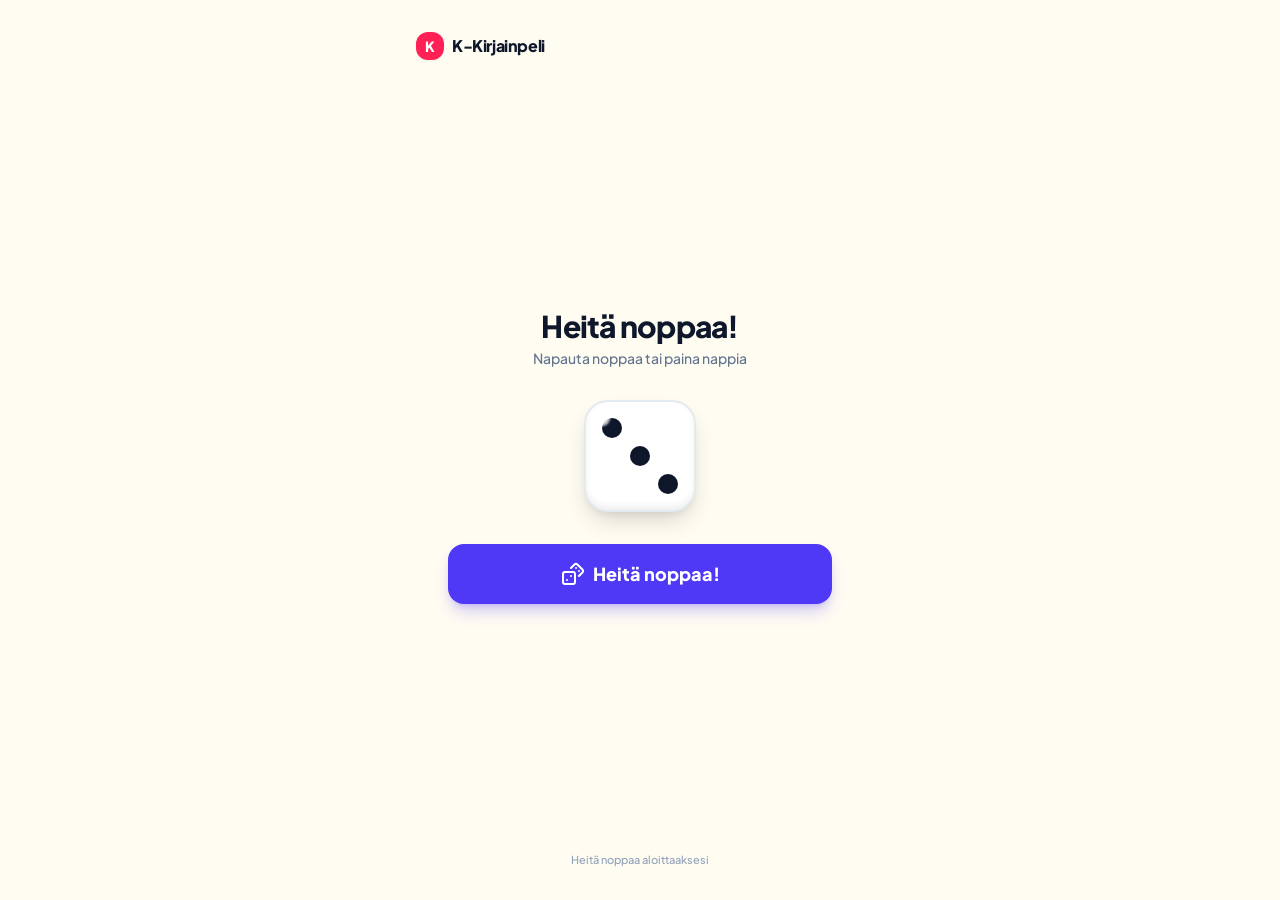
<file: index.html>
<!doctype html>
<html lang="fi">
  <head>
    <meta charset="UTF-8" />
    <meta name="viewport" content="width=device-width, initial-scale=1.0, maximum-scale=1.0, user-scalable=no, viewport-fit=cover" />
    <title>K-Kirjainpeli - Nopalla Puheharjoitusta</title>
    <meta name="description" content="Hauska mobiilipeli lapsille K-äänteen ja puheen harjoitteluun nopan heitolla ja iloisilla kuvakorteilla." />
    <meta property="og:title" content="K-Kirjainpeli - Nopalla Puheharjoitusta" />
    <meta property="og:description" content="Hauska mobiilipeli lapsille K-äänteen ja puheen harjoitteluun nopan heitolla ja iloisilla kuvakorteilla." />
    <meta property="og:type" content="website" />
    <meta name="twitter:card" content="summary_large_image" />
    <meta name="theme-color" content="#4f46e5" />
    <link rel="preconnect" href="https://fonts.googleapis.com">
    <link rel="preconnect" href="https://fonts.gstatic.com" crossorigin>
    <link href="https://fonts.googleapis.com/css2?family=Plus+Jakarta+Sans:wght@500;600;700;800;900&family=Outfit:wght@600;700;800;900&display=swap" rel="stylesheet">
    <script type="module" crossorigin src="./assets/index-CEPk9NFo.js"></script>
    <link rel="stylesheet" crossorigin href="./assets/index-D59obrgy.css">
  </head>
  <body class="bg-amber-50/40 text-slate-900 select-none antialiased min-h-screen">
    <div id="root"></div>
  </body>
</html>
</file>
<file: assets/index-D59obrgy.css>
/*! tailwindcss v4.3.3 | MIT License | https://tailwindcss.com */
@layer properties{@supports (((-webkit-hyphens:none)) and (not (margin-trim:inline))) or ((-moz-orient:inline) and (not (color:rgb(from red r g b)))){*,:before,:after,::backdrop{--tw-rotate-x:initial;--tw-rotate-y:initial;--tw-rotate-z:initial;--tw-skew-x:initial;--tw-skew-y:initial;--tw-space-y-reverse:0;--tw-border-style:solid;--tw-gradient-position:initial;--tw-gradient-from:#0000;--tw-gradient-via:#0000;--tw-gradient-to:#0000;--tw-gradient-stops:initial;--tw-gradient-via-stops:initial;--tw-gradient-from-position:0%;--tw-gradient-via-position:50%;--tw-gradient-to-position:100%;--tw-font-weight:initial;--tw-tracking:initial;--tw-shadow:0 0 #0000;--tw-shadow-color:initial;--tw-shadow-alpha:100%;--tw-inset-shadow:0 0 #0000;--tw-inset-shadow-color:initial;--tw-inset-shadow-alpha:100%;--tw-ring-color:initial;--tw-ring-shadow:0 0 #0000;--tw-inset-ring-color:initial;--tw-inset-ring-shadow:0 0 #0000;--tw-ring-inset:initial;--tw-ring-offset-width:0px;--tw-ring-offset-color:#fff;--tw-ring-offset-shadow:0 0 #0000;--tw-outline-style:solid;--tw-blur:initial;--tw-brightness:initial;--tw-contrast:initial;--tw-grayscale:initial;--tw-hue-rotate:initial;--tw-invert:initial;--tw-opacity:initial;--tw-saturate:initial;--tw-sepia:initial;--tw-drop-shadow:initial;--tw-drop-shadow-color:initial;--tw-drop-shadow-alpha:100%;--tw-drop-shadow-size:initial;--tw-backdrop-blur:initial;--tw-backdrop-brightness:initial;--tw-backdrop-contrast:initial;--tw-backdrop-grayscale:initial;--tw-backdrop-hue-rotate:initial;--tw-backdrop-invert:initial;--tw-backdrop-opacity:initial;--tw-backdrop-saturate:initial;--tw-backdrop-sepia:initial;--tw-scale-x:1;--tw-scale-y:1;--tw-scale-z:1}}}@layer theme{:root,:host{--font-sans:-apple-system, BlinkMacSystemFont, "Segoe UI", Roboto, "Helvetica Neue", "Noto Sans", Arial, sans-serif, "Apple Color Emoji", "Segoe UI Emoji", "Segoe UI Symbol", "Noto Color Emoji";--font-mono:ui-monospace, SFMono-Regular, Menlo, Monaco, Consolas, "Liberation Mono", "Courier New", monospace;--color-red-100:oklch(93.6% .032 17.717);--color-red-200:oklch(88.5% .062 18.334);--color-red-300:oklch(80.8% .114 19.571);--color-red-600:oklch(57.7% .245 27.325);--color-orange-100:oklch(95.4% .038 75.164);--color-orange-200:oklch(90.1% .076 70.697);--color-orange-300:oklch(83.7% .128 66.29);--color-amber-50:oklch(98.7% .022 95.277);--color-amber-100:oklch(96.2% .059 95.617);--color-amber-200:oklch(92.4% .12 95.746);--color-amber-300:oklch(87.9% .169 91.605);--color-amber-400:oklch(82.8% .189 84.429);--color-yellow-100:oklch(97.3% .071 103.193);--color-yellow-200:oklch(94.5% .129 101.54);--color-yellow-300:oklch(90.5% .182 98.111);--color-lime-100:oklch(96.7% .067 122.328);--color-lime-200:oklch(93.8% .127 124.321);--color-lime-300:oklch(89.7% .196 126.665);--color-emerald-100:oklch(95% .052 163.051);--color-emerald-200:oklch(90.5% .093 164.15);--color-emerald-300:oklch(84.5% .143 164.978);--color-emerald-600:oklch(59.6% .145 163.225);--color-emerald-700:oklch(50.8% .118 165.612);--color-emerald-800:oklch(43.2% .095 166.913);--color-teal-200:oklch(91% .096 180.426);--color-cyan-100:oklch(95.6% .045 203.388);--color-cyan-200:oklch(91.7% .08 205.041);--color-cyan-300:oklch(86.5% .127 207.078);--color-sky-100:oklch(95.1% .026 236.824);--color-sky-200:oklch(90.1% .058 230.902);--color-sky-300:oklch(82.8% .111 230.318);--color-blue-200:oklch(88.2% .059 254.128);--color-indigo-100:oklch(93% .034 272.788);--color-indigo-200:oklch(87% .065 274.039);--color-indigo-300:oklch(78.5% .115 274.713);--color-indigo-400:oklch(67.3% .182 276.935);--color-indigo-600:oklch(51.1% .262 276.966);--color-indigo-700:oklch(45.7% .24 277.023);--color-indigo-800:oklch(39.8% .195 277.366);--color-violet-100:oklch(94.3% .029 294.588);--color-violet-300:oklch(81.1% .111 293.571);--color-purple-200:oklch(90.2% .063 306.703);--color-fuchsia-100:oklch(95.2% .037 318.852);--color-fuchsia-300:oklch(83.3% .145 321.434);--color-pink-100:oklch(94.8% .028 342.258);--color-pink-200:oklch(89.9% .061 343.231);--color-pink-300:oklch(82.3% .12 346.018);--color-rose-100:oklch(94.1% .03 12.58);--color-rose-200:oklch(89.2% .058 10.001);--color-rose-300:oklch(81% .117 11.638);--color-rose-500:oklch(64.5% .246 16.439);--color-rose-600:oklch(58.6% .253 17.585);--color-slate-200:oklch(92.9% .013 255.508);--color-slate-400:oklch(70.4% .04 256.788);--color-slate-500:oklch(55.4% .046 257.417);--color-slate-600:oklch(44.6% .043 257.281);--color-slate-700:oklch(37.2% .044 257.287);--color-slate-800:oklch(27.9% .041 260.031);--color-slate-900:oklch(20.8% .042 265.755);--color-stone-300:oklch(86.9% .005 56.366);--color-black:#000;--color-white:#fff;--spacing:.25rem;--container-sm:24rem;--container-md:28rem;--container-5xl:64rem;--text-xs:.75rem;--text-xs--line-height:calc(1 / .75);--text-sm:.875rem;--text-sm--line-height:calc(1.25 / .875);--text-base:1rem;--text-base--line-height:calc(1.5 / 1);--text-lg:1.125rem;--text-lg--line-height:calc(1.75 / 1.125);--text-2xl:1.5rem;--text-2xl--line-height:calc(2 / 1.5);--text-3xl:1.875rem;--text-3xl--line-height:calc(2.25 / 1.875);--text-4xl:2.25rem;--text-4xl--line-height:calc(2.5 / 2.25);--text-5xl:3rem;--text-5xl--line-height:1;--font-weight-medium:500;--font-weight-semibold:600;--font-weight-bold:700;--font-weight-extrabold:800;--font-weight-black:900;--tracking-tight:-.025em;--tracking-wide:.025em;--radius-lg:.5rem;--radius-xl:.75rem;--radius-2xl:1rem;--radius-3xl:1.5rem;--drop-shadow-sm:0 1px 2px #00000026;--drop-shadow-md:0 3px 3px #0000001f;--animate-spin:spin 1s linear infinite;--blur-xs:4px;--default-transition-duration:.15s;--default-transition-timing-function:cubic-bezier(.4, 0, .2, 1);--default-font-family:var(--font-sans);--default-mono-font-family:var(--font-mono)}}@layer base{*,:after,:before,::backdrop{box-sizing:border-box;border:0 solid;margin:0;padding:0}::file-selector-button{box-sizing:border-box;border:0 solid;margin:0;padding:0}html,:host{-webkit-text-size-adjust:100%;tab-size:4;line-height:1.5;font-family:var(--default-font-family,-apple-system, BlinkMacSystemFont, "Segoe UI", Roboto, "Helvetica Neue", "Noto Sans", Arial, sans-serif, "Apple Color Emoji", "Segoe UI Emoji", "Segoe UI Symbol", "Noto Color Emoji");font-feature-settings:var(--default-font-feature-settings,normal);font-variation-settings:var(--default-font-variation-settings,normal);-webkit-tap-highlight-color:transparent}hr{height:0;color:inherit;border-top-width:1px}abbr:where([title]){-webkit-text-decoration:underline dotted;text-decoration:underline dotted}h1,h2,h3,h4,h5,h6{font-size:inherit;font-weight:inherit}a{color:inherit;-webkit-text-decoration:inherit;-webkit-text-decoration:inherit;-webkit-text-decoration:inherit;-webkit-text-decoration:inherit;text-decoration:inherit}b,strong{font-weight:bolder}code,kbd,samp,pre{font-family:var(--default-mono-font-family,ui-monospace, SFMono-Regular, Menlo, Monaco, Consolas, "Liberation Mono", "Courier New", monospace);font-feature-settings:var(--default-mono-font-feature-settings,normal);font-variation-settings:var(--default-mono-font-variation-settings,normal);font-size:1em}small{font-size:80%}sub,sup{vertical-align:baseline;font-size:75%;line-height:0;position:relative}sub{bottom:-.25em}sup{top:-.5em}table{text-indent:0;border-color:inherit;border-collapse:collapse}:-moz-focusring:where(:not(iframe)){outline:auto}progress{vertical-align:baseline}summary{display:list-item}ol,ul,menu{list-style:none}img,svg,video,canvas,audio,iframe,embed,object{vertical-align:middle;display:block}img,video{max-width:100%;height:auto}button,input,select,optgroup,textarea{font:inherit;font-feature-settings:inherit;font-variation-settings:inherit;letter-spacing:inherit;color:inherit;opacity:1;background-color:#0000;border-radius:0}::file-selector-button{font:inherit;font-feature-settings:inherit;font-variation-settings:inherit;letter-spacing:inherit;color:inherit;opacity:1;background-color:#0000;border-radius:0}:where(select:is([multiple],[size])) optgroup{font-weight:bolder}:where(select:is([multiple],[size])) optgroup option{padding-inline-start:20px}::file-selector-button{margin-inline-end:4px}::placeholder{opacity:1}@supports (not ((-webkit-appearance:-apple-pay-button))) or (contain-intrinsic-size:1px){::placeholder{color:currentColor}@supports (color:color-mix(in lab, red, red)){::placeholder{color:color-mix(in oklab, currentcolor 50%, transparent)}}}textarea{resize:vertical}::-webkit-search-decoration{-webkit-appearance:none}::-webkit-date-and-time-value{min-height:1lh;text-align:inherit}::-webkit-datetime-edit{display:inline-flex}::-webkit-datetime-edit-fields-wrapper{padding:0}::-webkit-datetime-edit{padding-block:0}::-webkit-datetime-edit-year-field{padding-block:0}::-webkit-datetime-edit-month-field{padding-block:0}::-webkit-datetime-edit-day-field{padding-block:0}::-webkit-datetime-edit-hour-field{padding-block:0}::-webkit-datetime-edit-minute-field{padding-block:0}::-webkit-datetime-edit-second-field{padding-block:0}::-webkit-datetime-edit-millisecond-field{padding-block:0}::-webkit-datetime-edit-meridiem-field{padding-block:0}::-webkit-calendar-picker-indicator{line-height:1}:-moz-ui-invalid{box-shadow:none}button,input:where([type=button],[type=reset],[type=submit]){appearance:button}::file-selector-button{appearance:button}::-webkit-inner-spin-button{height:auto}::-webkit-outer-spin-button{height:auto}[hidden]:where(:not([hidden=until-found])){display:none!important}}@layer components;@layer utilities{.pointer-events-none{pointer-events:none}.visible{visibility:visible}.absolute{position:absolute}.relative{position:relative}.static{position:static}.top-2{top:calc(var(--spacing) * 2)}.left-2{left:calc(var(--spacing) * 2)}.col-start-1{grid-column-start:1}.col-start-2{grid-column-start:2}.col-start-3{grid-column-start:3}.row-start-1{grid-row-start:1}.row-start-2{grid-row-start:2}.row-start-3{grid-row-start:3}.m-1087{margin:calc(var(--spacing) * 1087)}.m-1533{margin:calc(var(--spacing) * 1533)}.m-1540\.5{margin:calc(var(--spacing) * 1540.5)}.mx-auto{margin-inline:auto}.my-1{margin-block:var(--spacing)}.my-2{margin-block:calc(var(--spacing) * 2)}.my-auto{margin-block:auto}.mt-0\.5{margin-top:calc(var(--spacing) * .5)}.mt-1{margin-top:var(--spacing)}.mt-4{margin-top:calc(var(--spacing) * 4)}.mb-1{margin-bottom:var(--spacing)}.mb-3{margin-bottom:calc(var(--spacing) * 3)}.mb-4{margin-bottom:calc(var(--spacing) * 4)}.mb-5{margin-bottom:calc(var(--spacing) * 5)}.ml-1{margin-left:var(--spacing)}.flex{display:flex}.grid{display:grid}.h-2{height:calc(var(--spacing) * 2)}.h-3{height:calc(var(--spacing) * 3)}.h-3\.5{height:calc(var(--spacing) * 3.5)}.h-4{height:calc(var(--spacing) * 4)}.h-6{height:calc(var(--spacing) * 6)}.h-7{height:calc(var(--spacing) * 7)}.h-24{height:calc(var(--spacing) * 24)}.h-52{height:calc(var(--spacing) * 52)}.h-full{height:100%}.min-h-screen{min-height:100vh}.w-3{width:calc(var(--spacing) * 3)}.w-3\.5{width:calc(var(--spacing) * 3.5)}.w-4{width:calc(var(--spacing) * 4)}.w-6{width:calc(var(--spacing) * 6)}.w-7{width:calc(var(--spacing) * 7)}.w-24{width:calc(var(--spacing) * 24)}.w-36{width:calc(var(--spacing) * 36)}.w-52{width:calc(var(--spacing) * 52)}.w-full{width:100%}.max-w-5xl{max-width:var(--container-5xl)}.max-w-md{max-width:var(--container-md)}.max-w-sm{max-width:var(--container-sm)}.flex-1{flex:1}.transform{transform:var(--tw-rotate-x,) var(--tw-rotate-y,) var(--tw-rotate-z,) var(--tw-skew-x,) var(--tw-skew-y,)}.animate-spin{animation:var(--animate-spin)}.cursor-not-allowed{cursor:not-allowed}.cursor-pointer{cursor:pointer}.grid-cols-3{grid-template-columns:repeat(3,minmax(0,1fr))}.grid-rows-3{grid-template-rows:repeat(3,minmax(0,1fr))}.flex-col{flex-direction:column}.items-center{align-items:center}.justify-between{justify-content:space-between}.justify-center{justify-content:center}.justify-end{justify-content:flex-end}.justify-items-center{justify-items:center}.gap-1\.5{gap:calc(var(--spacing) * 1.5)}.gap-2{gap:calc(var(--spacing) * 2)}.gap-3{gap:calc(var(--spacing) * 3)}:where(.space-y-1>:not(:last-child)){--tw-space-y-reverse:0;margin-block-start:calc(var(--spacing) * var(--tw-space-y-reverse));margin-block-end:calc(var(--spacing) * calc(1 - var(--tw-space-y-reverse)))}:where(.space-y-6>:not(:last-child)){--tw-space-y-reverse:0;margin-block-start:calc(calc(var(--spacing) * 6) * var(--tw-space-y-reverse));margin-block-end:calc(calc(var(--spacing) * 6) * calc(1 - var(--tw-space-y-reverse)))}.overflow-hidden{overflow:hidden}.rounded-2xl{border-radius:var(--radius-2xl)}.rounded-3xl{border-radius:var(--radius-3xl)}.rounded-full{border-radius:2147483647px}.rounded-lg{border-radius:var(--radius-lg)}.rounded-xl{border-radius:var(--radius-xl)}.border{border-style:var(--tw-border-style);border-width:1px}.border-2{border-style:var(--tw-border-style);border-width:2px}.border-amber-300{border-color:var(--color-amber-300)}.border-amber-400{border-color:var(--color-amber-400)}.border-black\/5{border-color:#0000000d}@supports (color:color-mix(in lab, red, red)){.border-black\/5{border-color:color-mix(in oklab, var(--color-black) 5%, transparent)}}.border-cyan-300{border-color:var(--color-cyan-300)}.border-emerald-300{border-color:var(--color-emerald-300)}.border-fuchsia-300{border-color:var(--color-fuchsia-300)}.border-indigo-300{border-color:var(--color-indigo-300)}.border-lime-300{border-color:var(--color-lime-300)}.border-orange-300{border-color:var(--color-orange-300)}.border-pink-300{border-color:var(--color-pink-300)}.border-red-300{border-color:var(--color-red-300)}.border-rose-300{border-color:var(--color-rose-300)}.border-sky-300{border-color:var(--color-sky-300)}.border-slate-200{border-color:var(--color-slate-200)}.border-slate-200\/90{border-color:#e2e8f0e6}@supports (color:color-mix(in lab, red, red)){.border-slate-200\/90{border-color:color-mix(in oklab, var(--color-slate-200) 90%, transparent)}}.border-slate-400{border-color:var(--color-slate-400)}.border-slate-900\/10{border-color:#0f172b1a}@supports (color:color-mix(in lab, red, red)){.border-slate-900\/10{border-color:color-mix(in oklab, var(--color-slate-900) 10%, transparent)}}.border-violet-300{border-color:var(--color-violet-300)}.border-yellow-300{border-color:var(--color-yellow-300)}.bg-amber-50\/40{background-color:#fffbeb66}@supports (color:color-mix(in lab, red, red)){.bg-amber-50\/40{background-color:color-mix(in oklab, var(--color-amber-50) 40%, transparent)}}.bg-emerald-600{background-color:var(--color-emerald-600)}.bg-indigo-400{background-color:var(--color-indigo-400)}.bg-indigo-600{background-color:var(--color-indigo-600)}.bg-red-600{background-color:var(--color-red-600)}.bg-rose-500{background-color:var(--color-rose-500)}.bg-slate-200{background-color:var(--color-slate-200)}.bg-slate-900{background-color:var(--color-slate-900)}.bg-slate-900\/20{background-color:#0f172b33}@supports (color:color-mix(in lab, red, red)){.bg-slate-900\/20{background-color:color-mix(in oklab, var(--color-slate-900) 20%, transparent)}}.bg-white{background-color:var(--color-white)}.bg-white\/80{background-color:#fffc}@supports (color:color-mix(in lab, red, red)){.bg-white\/80{background-color:color-mix(in oklab, var(--color-white) 80%, transparent)}}.bg-white\/85{background-color:#ffffffd9}@supports (color:color-mix(in lab, red, red)){.bg-white\/85{background-color:color-mix(in oklab, var(--color-white) 85%, transparent)}}.bg-white\/90{background-color:#ffffffe6}@supports (color:color-mix(in lab, red, red)){.bg-white\/90{background-color:color-mix(in oklab, var(--color-white) 90%, transparent)}}.bg-gradient-to-b{--tw-gradient-position:to bottom in oklab;background-image:linear-gradient(var(--tw-gradient-stops))}.from-amber-100{--tw-gradient-from:var(--color-amber-100);--tw-gradient-stops:var(--tw-gradient-via-stops,var(--tw-gradient-position), var(--tw-gradient-from) var(--tw-gradient-from-position), var(--tw-gradient-to) var(--tw-gradient-to-position))}.from-amber-200{--tw-gradient-from:var(--color-amber-200);--tw-gradient-stops:var(--tw-gradient-via-stops,var(--tw-gradient-position), var(--tw-gradient-from) var(--tw-gradient-from-position), var(--tw-gradient-to) var(--tw-gradient-to-position))}.from-cyan-100{--tw-gradient-from:var(--color-cyan-100);--tw-gradient-stops:var(--tw-gradient-via-stops,var(--tw-gradient-position), var(--tw-gradient-from) var(--tw-gradient-from-position), var(--tw-gradient-to) var(--tw-gradient-to-position))}.from-emerald-100{--tw-gradient-from:var(--color-emerald-100);--tw-gradient-stops:var(--tw-gradient-via-stops,var(--tw-gradient-position), var(--tw-gradient-from) var(--tw-gradient-from-position), var(--tw-gradient-to) var(--tw-gradient-to-position))}.from-fuchsia-100{--tw-gradient-from:var(--color-fuchsia-100);--tw-gradient-stops:var(--tw-gradient-via-stops,var(--tw-gradient-position), var(--tw-gradient-from) var(--tw-gradient-from-position), var(--tw-gradient-to) var(--tw-gradient-to-position))}.from-indigo-100{--tw-gradient-from:var(--color-indigo-100);--tw-gradient-stops:var(--tw-gradient-via-stops,var(--tw-gradient-position), var(--tw-gradient-from) var(--tw-gradient-from-position), var(--tw-gradient-to) var(--tw-gradient-to-position))}.from-lime-100{--tw-gradient-from:var(--color-lime-100);--tw-gradient-stops:var(--tw-gradient-via-stops,var(--tw-gradient-position), var(--tw-gradient-from) var(--tw-gradient-from-position), var(--tw-gradient-to) var(--tw-gradient-to-position))}.from-orange-100{--tw-gradient-from:var(--color-orange-100);--tw-gradient-stops:var(--tw-gradient-via-stops,var(--tw-gradient-position), var(--tw-gradient-from) var(--tw-gradient-from-position), var(--tw-gradient-to) var(--tw-gradient-to-position))}.from-pink-100{--tw-gradient-from:var(--color-pink-100);--tw-gradient-stops:var(--tw-gradient-via-stops,var(--tw-gradient-position), var(--tw-gradient-from) var(--tw-gradient-from-position), var(--tw-gradient-to) var(--tw-gradient-to-position))}.from-red-100{--tw-gradient-from:var(--color-red-100);--tw-gradient-stops:var(--tw-gradient-via-stops,var(--tw-gradient-position), var(--tw-gradient-from) var(--tw-gradient-from-position), var(--tw-gradient-to) var(--tw-gradient-to-position))}.from-rose-100{--tw-gradient-from:var(--color-rose-100);--tw-gradient-stops:var(--tw-gradient-via-stops,var(--tw-gradient-position), var(--tw-gradient-from) var(--tw-gradient-from-position), var(--tw-gradient-to) var(--tw-gradient-to-position))}.from-sky-100{--tw-gradient-from:var(--color-sky-100);--tw-gradient-stops:var(--tw-gradient-via-stops,var(--tw-gradient-position), var(--tw-gradient-from) var(--tw-gradient-from-position), var(--tw-gradient-to) var(--tw-gradient-to-position))}.from-slate-200{--tw-gradient-from:var(--color-slate-200);--tw-gradient-stops:var(--tw-gradient-via-stops,var(--tw-gradient-position), var(--tw-gradient-from) var(--tw-gradient-from-position), var(--tw-gradient-to) var(--tw-gradient-to-position))}.from-violet-100{--tw-gradient-from:var(--color-violet-100);--tw-gradient-stops:var(--tw-gradient-via-stops,var(--tw-gradient-position), var(--tw-gradient-from) var(--tw-gradient-from-position), var(--tw-gradient-to) var(--tw-gradient-to-position))}.from-yellow-100{--tw-gradient-from:var(--color-yellow-100);--tw-gradient-stops:var(--tw-gradient-via-stops,var(--tw-gradient-position), var(--tw-gradient-from) var(--tw-gradient-from-position), var(--tw-gradient-to) var(--tw-gradient-to-position))}.to-amber-200{--tw-gradient-to:var(--color-amber-200);--tw-gradient-stops:var(--tw-gradient-via-stops,var(--tw-gradient-position), var(--tw-gradient-from) var(--tw-gradient-from-position), var(--tw-gradient-to) var(--tw-gradient-to-position))}.to-blue-200{--tw-gradient-to:var(--color-blue-200);--tw-gradient-stops:var(--tw-gradient-via-stops,var(--tw-gradient-position), var(--tw-gradient-from) var(--tw-gradient-from-position), var(--tw-gradient-to) var(--tw-gradient-to-position))}.to-cyan-200{--tw-gradient-to:var(--color-cyan-200);--tw-gradient-stops:var(--tw-gradient-via-stops,var(--tw-gradient-position), var(--tw-gradient-from) var(--tw-gradient-from-position), var(--tw-gradient-to) var(--tw-gradient-to-position))}.to-emerald-200{--tw-gradient-to:var(--color-emerald-200);--tw-gradient-stops:var(--tw-gradient-via-stops,var(--tw-gradient-position), var(--tw-gradient-from) var(--tw-gradient-from-position), var(--tw-gradient-to) var(--tw-gradient-to-position))}.to-indigo-200{--tw-gradient-to:var(--color-indigo-200);--tw-gradient-stops:var(--tw-gradient-via-stops,var(--tw-gradient-position), var(--tw-gradient-from) var(--tw-gradient-from-position), var(--tw-gradient-to) var(--tw-gradient-to-position))}.to-lime-200{--tw-gradient-to:var(--color-lime-200);--tw-gradient-stops:var(--tw-gradient-via-stops,var(--tw-gradient-position), var(--tw-gradient-from) var(--tw-gradient-from-position), var(--tw-gradient-to) var(--tw-gradient-to-position))}.to-orange-200{--tw-gradient-to:var(--color-orange-200);--tw-gradient-stops:var(--tw-gradient-via-stops,var(--tw-gradient-position), var(--tw-gradient-from) var(--tw-gradient-from-position), var(--tw-gradient-to) var(--tw-gradient-to-position))}.to-pink-200{--tw-gradient-to:var(--color-pink-200);--tw-gradient-stops:var(--tw-gradient-via-stops,var(--tw-gradient-position), var(--tw-gradient-from) var(--tw-gradient-from-position), var(--tw-gradient-to) var(--tw-gradient-to-position))}.to-purple-200{--tw-gradient-to:var(--color-purple-200);--tw-gradient-stops:var(--tw-gradient-via-stops,var(--tw-gradient-position), var(--tw-gradient-from) var(--tw-gradient-from-position), var(--tw-gradient-to) var(--tw-gradient-to-position))}.to-red-200{--tw-gradient-to:var(--color-red-200);--tw-gradient-stops:var(--tw-gradient-via-stops,var(--tw-gradient-position), var(--tw-gradient-from) var(--tw-gradient-from-position), var(--tw-gradient-to) var(--tw-gradient-to-position))}.to-rose-200{--tw-gradient-to:var(--color-rose-200);--tw-gradient-stops:var(--tw-gradient-via-stops,var(--tw-gradient-position), var(--tw-gradient-from) var(--tw-gradient-from-position), var(--tw-gradient-to) var(--tw-gradient-to-position))}.to-sky-200{--tw-gradient-to:var(--color-sky-200);--tw-gradient-stops:var(--tw-gradient-via-stops,var(--tw-gradient-position), var(--tw-gradient-from) var(--tw-gradient-from-position), var(--tw-gradient-to) var(--tw-gradient-to-position))}.to-stone-300{--tw-gradient-to:var(--color-stone-300);--tw-gradient-stops:var(--tw-gradient-via-stops,var(--tw-gradient-position), var(--tw-gradient-from) var(--tw-gradient-from-position), var(--tw-gradient-to) var(--tw-gradient-to-position))}.to-teal-200{--tw-gradient-to:var(--color-teal-200);--tw-gradient-stops:var(--tw-gradient-via-stops,var(--tw-gradient-position), var(--tw-gradient-from) var(--tw-gradient-from-position), var(--tw-gradient-to) var(--tw-gradient-to-position))}.to-yellow-200{--tw-gradient-to:var(--color-yellow-200);--tw-gradient-stops:var(--tw-gradient-via-stops,var(--tw-gradient-position), var(--tw-gradient-from) var(--tw-gradient-from-position), var(--tw-gradient-to) var(--tw-gradient-to-position))}.to-yellow-300{--tw-gradient-to:var(--color-yellow-300);--tw-gradient-stops:var(--tw-gradient-via-stops,var(--tw-gradient-position), var(--tw-gradient-from) var(--tw-gradient-from-position), var(--tw-gradient-to) var(--tw-gradient-to-position))}.stroke-\[3\]{stroke-width:3px}.object-contain{object-fit:contain}.p-2\.5{padding:calc(var(--spacing) * 2.5)}.p-3{padding:calc(var(--spacing) * 3)}.p-4{padding:calc(var(--spacing) * 4)}.p-5{padding:calc(var(--spacing) * 5)}.px-2\.5{padding-inline:calc(var(--spacing) * 2.5)}.px-3{padding-inline:calc(var(--spacing) * 3)}.px-4{padding-inline:calc(var(--spacing) * 4)}.px-6{padding-inline:calc(var(--spacing) * 6)}.py-1{padding-block:var(--spacing)}.py-1\.5{padding-block:calc(var(--spacing) * 1.5)}.py-2{padding-block:calc(var(--spacing) * 2)}.py-4{padding-block:calc(var(--spacing) * 4)}.text-center{text-align:center}.font-\[\'Plus_Jakarta_Sans\'\,sans-serif\]{font-family:Plus Jakarta Sans,sans-serif}.text-2xl{font-size:var(--text-2xl);line-height:var(--tw-leading,var(--text-2xl--line-height))}.text-4xl{font-size:var(--text-4xl);line-height:var(--tw-leading,var(--text-4xl--line-height))}.text-base{font-size:var(--text-base);line-height:var(--tw-leading,var(--text-base--line-height))}.text-lg{font-size:var(--text-lg);line-height:var(--tw-leading,var(--text-lg--line-height))}.text-sm{font-size:var(--text-sm);line-height:var(--tw-leading,var(--text-sm--line-height))}.text-xs{font-size:var(--text-xs);line-height:var(--tw-leading,var(--text-xs--line-height))}.text-\[11px\]{font-size:11px}.font-black{--tw-font-weight:var(--font-weight-black);font-weight:var(--font-weight-black)}.font-bold{--tw-font-weight:var(--font-weight-bold);font-weight:var(--font-weight-bold)}.font-extrabold{--tw-font-weight:var(--font-weight-extrabold);font-weight:var(--font-weight-extrabold)}.font-medium{--tw-font-weight:var(--font-weight-medium);font-weight:var(--font-weight-medium)}.font-semibold{--tw-font-weight:var(--font-weight-semibold);font-weight:var(--font-weight-semibold)}.tracking-tight{--tw-tracking:var(--tracking-tight);letter-spacing:var(--tracking-tight)}.tracking-wide{--tw-tracking:var(--tracking-wide);letter-spacing:var(--tracking-wide)}.text-emerald-600{color:var(--color-emerald-600)}.text-indigo-600{color:var(--color-indigo-600)}.text-rose-600{color:var(--color-rose-600)}.text-slate-400{color:var(--color-slate-400)}.text-slate-500{color:var(--color-slate-500)}.text-slate-600{color:var(--color-slate-600)}.text-slate-700{color:var(--color-slate-700)}.text-slate-800{color:var(--color-slate-800)}.text-slate-900{color:var(--color-slate-900)}.text-white{color:var(--color-white)}.uppercase{text-transform:uppercase}.antialiased{-webkit-font-smoothing:antialiased;-moz-osx-font-smoothing:grayscale}.opacity-60{opacity:.6}.shadow{--tw-shadow:0 1px 3px 0 var(--tw-shadow-color,#0000001a), 0 1px 2px -1px var(--tw-shadow-color,#0000001a);box-shadow:var(--tw-inset-shadow), var(--tw-inset-ring-shadow), var(--tw-ring-offset-shadow), var(--tw-ring-shadow), var(--tw-shadow)}.shadow-2xs{--tw-shadow:0 1px var(--tw-shadow-color,#0000000d);box-shadow:var(--tw-inset-shadow), var(--tw-inset-ring-shadow), var(--tw-ring-offset-shadow), var(--tw-ring-shadow), var(--tw-shadow)}.shadow-\[0_12px_24px_-6px_rgba\(0\,0\,0\,0\.18\)\,0_4px_6px_-2px_rgba\(0\,0\,0\,0\.06\)\,inset_0_-4px_6px_rgba\(0\,0\,0\,0\.06\)\]{--tw-shadow:0 12px 24px -6px var(--tw-shadow-color,#0000002e), 0 4px 6px -2px var(--tw-shadow-color,#0000000f), inset 0 -4px 6px var(--tw-shadow-color,#0000000f);box-shadow:var(--tw-inset-shadow), var(--tw-inset-ring-shadow), var(--tw-ring-offset-shadow), var(--tw-ring-shadow), var(--tw-shadow)}.shadow-inner{--tw-shadow:inset 0 2px 4px 0 var(--tw-shadow-color,#0000000d);box-shadow:var(--tw-inset-shadow), var(--tw-inset-ring-shadow), var(--tw-ring-offset-shadow), var(--tw-ring-shadow), var(--tw-shadow)}.shadow-lg{--tw-shadow:0 10px 15px -3px var(--tw-shadow-color,#0000001a), 0 4px 6px -4px var(--tw-shadow-color,#0000001a);box-shadow:var(--tw-inset-shadow), var(--tw-inset-ring-shadow), var(--tw-ring-offset-shadow), var(--tw-ring-shadow), var(--tw-shadow)}.shadow-md{--tw-shadow:0 4px 6px -1px var(--tw-shadow-color,#0000001a), 0 2px 4px -2px var(--tw-shadow-color,#0000001a);box-shadow:var(--tw-inset-shadow), var(--tw-inset-ring-shadow), var(--tw-ring-offset-shadow), var(--tw-ring-shadow), var(--tw-shadow)}.shadow-none{--tw-shadow:0 0 #0000;box-shadow:var(--tw-inset-shadow), var(--tw-inset-ring-shadow), var(--tw-ring-offset-shadow), var(--tw-ring-shadow), var(--tw-shadow)}.shadow-sm{--tw-shadow:0 1px 3px 0 var(--tw-shadow-color,#0000001a), 0 1px 2px -1px var(--tw-shadow-color,#0000001a);box-shadow:var(--tw-inset-shadow), var(--tw-inset-ring-shadow), var(--tw-ring-offset-shadow), var(--tw-ring-shadow), var(--tw-shadow)}.shadow-xl{--tw-shadow:0 20px 25px -5px var(--tw-shadow-color,#0000001a), 0 8px 10px -6px var(--tw-shadow-color,#0000001a);box-shadow:var(--tw-inset-shadow), var(--tw-inset-ring-shadow), var(--tw-ring-offset-shadow), var(--tw-ring-shadow), var(--tw-shadow)}.shadow-xs{--tw-shadow:0 1px 2px 0 var(--tw-shadow-color,#0000000d);box-shadow:var(--tw-inset-shadow), var(--tw-inset-ring-shadow), var(--tw-ring-offset-shadow), var(--tw-ring-shadow), var(--tw-shadow)}.shadow-emerald-600\/30{--tw-shadow-color:#0097674d}@supports (color:color-mix(in lab, red, red)){.shadow-emerald-600\/30{--tw-shadow-color:color-mix(in oklab, color-mix(in oklab, var(--color-emerald-600) 30%, transparent) var(--tw-shadow-alpha), transparent)}}.shadow-indigo-600\/25{--tw-shadow-color:#4f39f640}@supports (color:color-mix(in lab, red, red)){.shadow-indigo-600\/25{--tw-shadow-color:color-mix(in oklab, color-mix(in oklab, var(--color-indigo-600) 25%, transparent) var(--tw-shadow-alpha), transparent)}}.outline{outline-style:var(--tw-outline-style);outline-width:1px}.blur-\[1px\]{--tw-blur:blur(1px);filter:var(--tw-blur,) var(--tw-brightness,) var(--tw-contrast,) var(--tw-grayscale,) var(--tw-hue-rotate,) var(--tw-invert,) var(--tw-saturate,) var(--tw-sepia,) var(--tw-drop-shadow,)}.drop-shadow-md{--tw-drop-shadow-size:drop-shadow(0 3px 3px var(--tw-drop-shadow-color,#0000001f));--tw-drop-shadow:drop-shadow(var(--drop-shadow-md));filter:var(--tw-blur,) var(--tw-brightness,) var(--tw-contrast,) var(--tw-grayscale,) var(--tw-hue-rotate,) var(--tw-invert,) var(--tw-saturate,) var(--tw-sepia,) var(--tw-drop-shadow,)}.drop-shadow-sm{--tw-drop-shadow-size:drop-shadow(0 1px 2px var(--tw-drop-shadow-color,#00000026));--tw-drop-shadow:drop-shadow(var(--drop-shadow-sm));filter:var(--tw-blur,) var(--tw-brightness,) var(--tw-contrast,) var(--tw-grayscale,) var(--tw-hue-rotate,) var(--tw-invert,) var(--tw-saturate,) var(--tw-sepia,) var(--tw-drop-shadow,)}.filter{filter:var(--tw-blur,) var(--tw-brightness,) var(--tw-contrast,) var(--tw-grayscale,) var(--tw-hue-rotate,) var(--tw-invert,) var(--tw-saturate,) var(--tw-sepia,) var(--tw-drop-shadow,)}.backdrop-blur-xs{--tw-backdrop-blur:blur(var(--blur-xs));-webkit-backdrop-filter:var(--tw-backdrop-blur,) var(--tw-backdrop-brightness,) var(--tw-backdrop-contrast,) var(--tw-backdrop-grayscale,) var(--tw-backdrop-hue-rotate,) var(--tw-backdrop-invert,) var(--tw-backdrop-opacity,) var(--tw-backdrop-saturate,) var(--tw-backdrop-sepia,);backdrop-filter:var(--tw-backdrop-blur,) var(--tw-backdrop-brightness,) var(--tw-backdrop-contrast,) var(--tw-backdrop-grayscale,) var(--tw-backdrop-hue-rotate,) var(--tw-backdrop-invert,) var(--tw-backdrop-opacity,) var(--tw-backdrop-saturate,) var(--tw-backdrop-sepia,)}.transition{transition-property:color,background-color,border-color,outline-color,text-decoration-color,fill,stroke,--tw-gradient-from,--tw-gradient-via,--tw-gradient-to,opacity,box-shadow,transform,translate,scale,rotate,filter,-webkit-backdrop-filter,backdrop-filter,display,content-visibility,overlay,pointer-events;transition-timing-function:var(--tw-ease,var(--default-transition-timing-function));transition-duration:var(--tw-duration,var(--default-transition-duration))}.transition-all{transition-property:all;transition-timing-function:var(--tw-ease,var(--default-transition-timing-function));transition-duration:var(--tw-duration,var(--default-transition-duration))}.transition-colors{transition-property:color,background-color,border-color,outline-color,text-decoration-color,fill,stroke,--tw-gradient-from,--tw-gradient-via,--tw-gradient-to;transition-timing-function:var(--tw-ease,var(--default-transition-timing-function));transition-duration:var(--tw-duration,var(--default-transition-duration))}.transition-opacity{transition-property:opacity;transition-timing-function:var(--tw-ease,var(--default-transition-timing-function));transition-duration:var(--tw-duration,var(--default-transition-duration))}.transition-shadow{transition-property:box-shadow;transition-timing-function:var(--tw-ease,var(--default-transition-timing-function));transition-duration:var(--tw-duration,var(--default-transition-duration))}.transition-transform{transition-property:transform,translate,scale,rotate;transition-timing-function:var(--tw-ease,var(--default-transition-timing-function));transition-duration:var(--tw-duration,var(--default-transition-duration))}.select-none{-webkit-user-select:none;user-select:none}@media (hover:hover){.hover\:scale-105:hover{--tw-scale-x:105%;--tw-scale-y:105%;--tw-scale-z:105%;scale:var(--tw-scale-x) var(--tw-scale-y)}.hover\:border-indigo-400:hover{border-color:var(--color-indigo-400)}.hover\:bg-emerald-700:hover{background-color:var(--color-emerald-700)}.hover\:bg-indigo-700:hover{background-color:var(--color-indigo-700)}.hover\:bg-white:hover{background-color:var(--color-white)}.hover\:text-indigo-600:hover{color:var(--color-indigo-600)}.hover\:text-slate-600:hover{color:var(--color-slate-600)}.hover\:opacity-80:hover{opacity:.8}.hover\:shadow-xl:hover{--tw-shadow:0 20px 25px -5px var(--tw-shadow-color,#0000001a), 0 8px 10px -6px var(--tw-shadow-color,#0000001a);box-shadow:var(--tw-inset-shadow), var(--tw-inset-ring-shadow), var(--tw-ring-offset-shadow), var(--tw-ring-shadow), var(--tw-shadow)}}.active\:scale-95:active{--tw-scale-x:95%;--tw-scale-y:95%;--tw-scale-z:95%;scale:var(--tw-scale-x) var(--tw-scale-y)}.active\:bg-emerald-800:active{background-color:var(--color-emerald-800)}.active\:bg-indigo-800:active{background-color:var(--color-indigo-800)}.active\:shadow-md:active{--tw-shadow:0 4px 6px -1px var(--tw-shadow-color,#0000001a), 0 2px 4px -2px var(--tw-shadow-color,#0000001a);box-shadow:var(--tw-inset-shadow), var(--tw-inset-ring-shadow), var(--tw-ring-offset-shadow), var(--tw-ring-shadow), var(--tw-shadow)}@media (width>=40rem){.sm\:h-5{height:calc(var(--spacing) * 5)}.sm\:h-7{height:calc(var(--spacing) * 7)}.sm\:h-28{height:calc(var(--spacing) * 28)}.sm\:h-36{height:calc(var(--spacing) * 36)}.sm\:h-56{height:calc(var(--spacing) * 56)}.sm\:w-5{width:calc(var(--spacing) * 5)}.sm\:w-7{width:calc(var(--spacing) * 7)}.sm\:w-28{width:calc(var(--spacing) * 28)}.sm\:w-36{width:calc(var(--spacing) * 36)}.sm\:w-56{width:calc(var(--spacing) * 56)}.sm\:gap-5{gap:calc(var(--spacing) * 5)}.sm\:p-3{padding:calc(var(--spacing) * 3)}.sm\:p-5{padding:calc(var(--spacing) * 5)}.sm\:p-6{padding:calc(var(--spacing) * 6)}.sm\:text-2xl{font-size:var(--text-2xl);line-height:var(--tw-leading,var(--text-2xl--line-height))}.sm\:text-3xl{font-size:var(--text-3xl);line-height:var(--tw-leading,var(--text-3xl--line-height))}.sm\:text-5xl{font-size:var(--text-5xl);line-height:var(--tw-leading,var(--text-5xl--line-height))}.sm\:text-sm{font-size:var(--text-sm);line-height:var(--tw-leading,var(--text-sm--line-height))}.sm\:text-xs{font-size:var(--text-xs);line-height:var(--tw-leading,var(--text-xs--line-height))}}}@property --tw-rotate-x{syntax:"*";inherits:false}@property --tw-rotate-y{syntax:"*";inherits:false}@property --tw-rotate-z{syntax:"*";inherits:false}@property --tw-skew-x{syntax:"*";inherits:false}@property --tw-skew-y{syntax:"*";inherits:false}@property --tw-space-y-reverse{syntax:"*";inherits:false;initial-value:0}@property --tw-border-style{syntax:"*";inherits:false;initial-value:solid}@property --tw-gradient-position{syntax:"*";inherits:false}@property --tw-gradient-from{syntax:"<color>";inherits:false;initial-value:#0000}@property --tw-gradient-via{syntax:"<color>";inherits:false;initial-value:#0000}@property --tw-gradient-to{syntax:"<color>";inherits:false;initial-value:#0000}@property --tw-gradient-stops{syntax:"*";inherits:false}@property --tw-gradient-via-stops{syntax:"*";inherits:false}@property --tw-gradient-from-position{syntax:"<length-percentage>";inherits:false;initial-value:0%}@property --tw-gradient-via-position{syntax:"<length-percentage>";inherits:false;initial-value:50%}@property --tw-gradient-to-position{syntax:"<length-percentage>";inherits:false;initial-value:100%}@property --tw-font-weight{syntax:"*";inherits:false}@property --tw-tracking{syntax:"*";inherits:false}@property --tw-shadow{syntax:"*";inherits:false;initial-value:0 0 #0000}@property --tw-shadow-color{syntax:"*";inherits:false}@property --tw-shadow-alpha{syntax:"<percentage>";inherits:false;initial-value:100%}@property --tw-inset-shadow{syntax:"*";inherits:false;initial-value:0 0 #0000}@property --tw-inset-shadow-color{syntax:"*";inherits:false}@property --tw-inset-shadow-alpha{syntax:"<percentage>";inherits:false;initial-value:100%}@property --tw-ring-color{syntax:"*";inherits:false}@property --tw-ring-shadow{syntax:"*";inherits:false;initial-value:0 0 #0000}@property --tw-inset-ring-color{syntax:"*";inherits:false}@property --tw-inset-ring-shadow{syntax:"*";inherits:false;initial-value:0 0 #0000}@property --tw-ring-inset{syntax:"*";inherits:false}@property --tw-ring-offset-width{syntax:"<length>";inherits:false;initial-value:0}@property --tw-ring-offset-color{syntax:"*";inherits:false;initial-value:#fff}@property --tw-ring-offset-shadow{syntax:"*";inherits:false;initial-value:0 0 #0000}@property --tw-outline-style{syntax:"*";inherits:false;initial-value:solid}@property --tw-blur{syntax:"*";inherits:false}@property --tw-brightness{syntax:"*";inherits:false}@property --tw-contrast{syntax:"*";inherits:false}@property --tw-grayscale{syntax:"*";inherits:false}@property --tw-hue-rotate{syntax:"*";inherits:false}@property --tw-invert{syntax:"*";inherits:false}@property --tw-opacity{syntax:"*";inherits:false}@property --tw-saturate{syntax:"*";inherits:false}@property --tw-sepia{syntax:"*";inherits:false}@property --tw-drop-shadow{syntax:"*";inherits:false}@property --tw-drop-shadow-color{syntax:"*";inherits:false}@property --tw-drop-shadow-alpha{syntax:"<percentage>";inherits:false;initial-value:100%}@property --tw-drop-shadow-size{syntax:"*";inherits:false}@property --tw-backdrop-blur{syntax:"*";inherits:false}@property --tw-backdrop-brightness{syntax:"*";inherits:false}@property --tw-backdrop-contrast{syntax:"*";inherits:false}@property --tw-backdrop-grayscale{syntax:"*";inherits:false}@property --tw-backdrop-hue-rotate{syntax:"*";inherits:false}@property --tw-backdrop-invert{syntax:"*";inherits:false}@property --tw-backdrop-opacity{syntax:"*";inherits:false}@property --tw-backdrop-saturate{syntax:"*";inherits:false}@property --tw-backdrop-sepia{syntax:"*";inherits:false}@property --tw-scale-x{syntax:"*";inherits:false;initial-value:1}@property --tw-scale-y{syntax:"*";inherits:false;initial-value:1}@property --tw-scale-z{syntax:"*";inherits:false;initial-value:1}@keyframes spin{to{transform:rotate(360deg)}}
</file>
